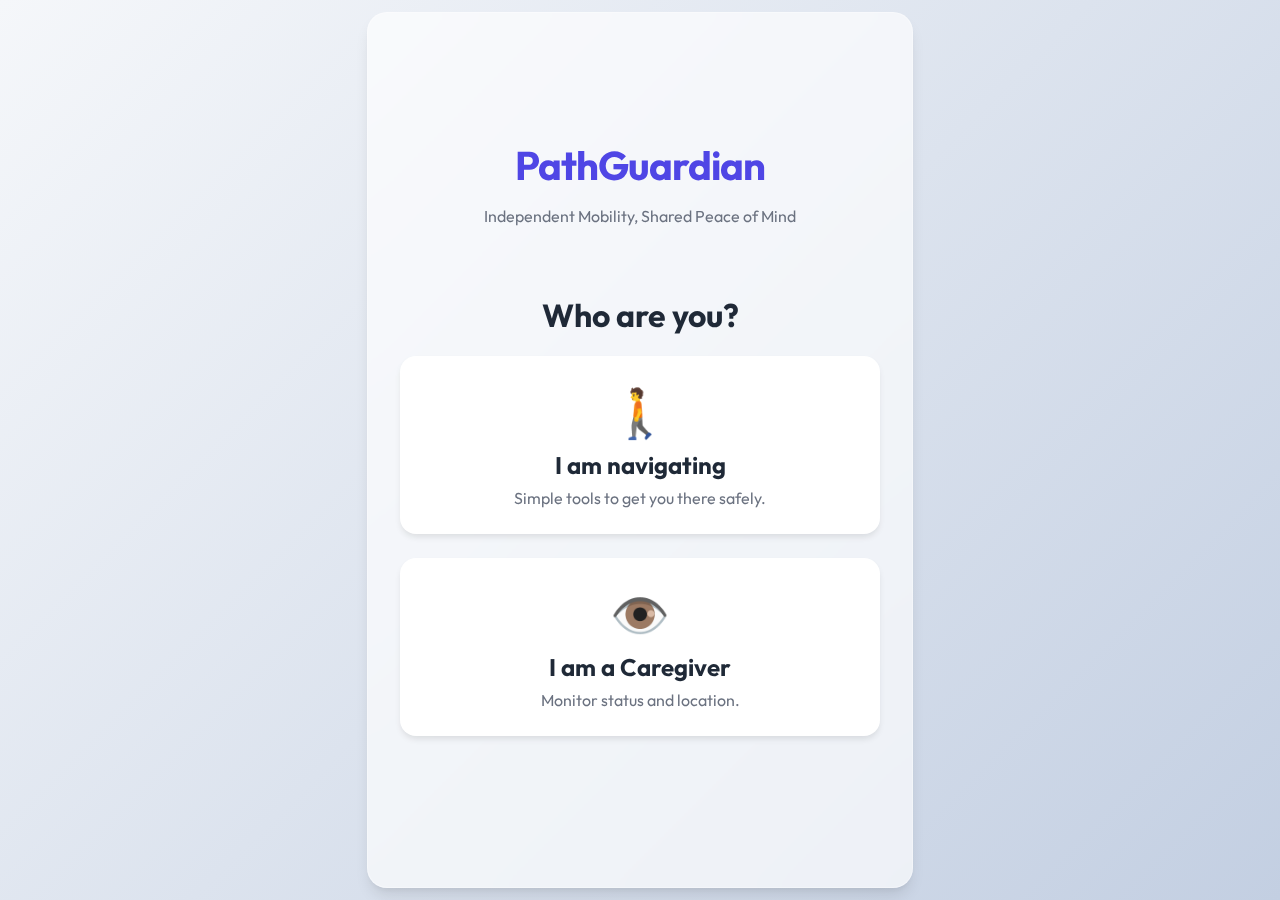
<file: index.html>
<!DOCTYPE html>
<html lang="en">
<head>
    <meta charset="UTF-8">
    <meta name="viewport" content="width=device-width, initial-scale=1.0">
    <title>PathGuardian - Role Selection</title>
    <link rel="stylesheet" href="css/style.css">
    <link rel="preconnect" href="https://fonts.googleapis.com">
    <link rel="preconnect" href="https://fonts.gstatic.com" crossorigin>
    <link href="https://fonts.googleapis.com/css2?family=Outfit:wght@300;400;600;700&display=swap" rel="stylesheet">
</head>
<body class="landing-body">
    <div class="app-container glass-panel">
        <header>
            <div class="logo">PathGuardian</div>
            <p class="subtitle">Independent Mobility, Shared Peace of Mind</p>
        </header>
        
        <main class="role-selection">
            <h1>Who are you?</h1>
            
            <a href="navigation.html" class="role-card recipient">
                <div class="icon">🚶</div>
                <h2>I am navigating</h2>
                <p>Simple tools to get you there safely.</p>
            </a>

            <a href="dashboard.html" class="role-card caregiver">
                <div class="icon">👁️</div>
                <h2>I am a Caregiver</h2>
                <p>Monitor status and location.</p>
            </a>
        </main>
    </div>
    <script src="js/app.js"></script>
</body>
</html>
</file>
<file: css/style.css>
:root {
    --primary-color: #4F46E5; /* Indigo */
    --secondary-color: #10B981; /* Emerald */
    --accent-color: #F59E0B; /* Amber */
    --danger-color: #EF4444; /* Red */
    --bg-gradient: linear-gradient(135deg, #f5f7fa 0%, #c3cfe2 100%);
    --text-dark: #1F2937;
    --text-light: #6B7280;
    --white: #ffffff;
    --glass-bg: rgba(255, 255, 255, 0.7);
    --glass-border: rgba(255, 255, 255, 0.5);
    --shadow-lg: 0 10px 15px -3px rgba(0, 0, 0, 0.1), 0 4px 6px -2px rgba(0, 0, 0, 0.05);

    /* Senior Mode Variables */
    --senior-font-size-base: 18px;
    --senior-btn-height: 60px;
}

body {
    font-family: 'Outfit', sans-serif;
    background: var(--bg-gradient);
    margin: 0;
    min-height: 100vh;
    display: flex;
    justify-content: center;
    align-items: center;
    color: var(--text-dark);
}

.app-container {
    width: 100%;
    max-width: 480px; /* Mobile first view on desktop */
    height: 90vh;
    max-height: 850px;
    box-shadow: var(--shadow-lg);
    border-radius: 20px;
    overflow: hidden;
    position: relative;
    background: var(--glass-bg);
    backdrop-filter: blur(10px);
    border: 1px solid var(--glass-border);
    display: flex;
    flex-direction: column;
}

/* Glassmorphism Utilities */
.glass-panel {
    background: rgba(255, 255, 255, 0.65);
    backdrop-filter: blur(12px);
    border: 1px solid rgba(255, 255, 255, 0.3);
}

/* Landing Page Styles */
.landing-body .app-container {
    justify-content: center;
    padding: 2rem;
    text-align: center;
}

.logo {
    font-size: 2.5rem;
    font-weight: 700;
    color: var(--primary-color);
    letter-spacing: -1px;
    margin-bottom: 0.5rem;
}

.subtitle {
    color: var(--text-light);
    margin-bottom: 3rem;
}

.role-card {
    display: block;
    background: var(--white);
    border-radius: 16px;
    padding: 1.5rem;
    margin-bottom: 1.5rem;
    text-decoration: none;
    color: var(--text-dark);
    box-shadow: 0 4px 6px -1px rgba(0, 0, 0, 0.1);
    transition: transform 0.2s, box-shadow 0.2s;
    border: 2px solid transparent;
}

.role-card:hover {
    transform: translateY(-2px);
    box-shadow: 0 10px 15px -3px rgba(0, 0, 0, 0.1);
    border-color: var(--primary-color);
}

.role-card .icon {
    font-size: 3rem;
    margin-bottom: 0.5rem;
}

.role-card h2 {
    margin: 0.5rem 0;
    font-size: 1.5rem;
}

.role-card p {
    color: var(--text-light);
    margin: 0;
}

/* Buttons */
.btn {
    display: inline-flex;
    align-items: center;
    justify-content: center;
    padding: 0.75rem 1.5rem;
    border-radius: 12px;
    font-weight: 600;
    border: none;
    cursor: pointer;
    transition: background-color 0.2s;
    text-decoration: none;
}

.btn-primary {
    background-color: var(--primary-color);
    color: var(--white);
}

.btn-primary:hover {
    background-color: #4338ca;
}

.btn-danger {
    background-color: var(--danger-color);
    color: var(--white);
}

.btn-large {
    width: 100%;
    height: var(--senior-btn-height);
    font-size: 1.2rem;
}

/* Map Container */
#map {
    width: 100%;
    height: 100%;
    z-index: 1;
}
</file>
